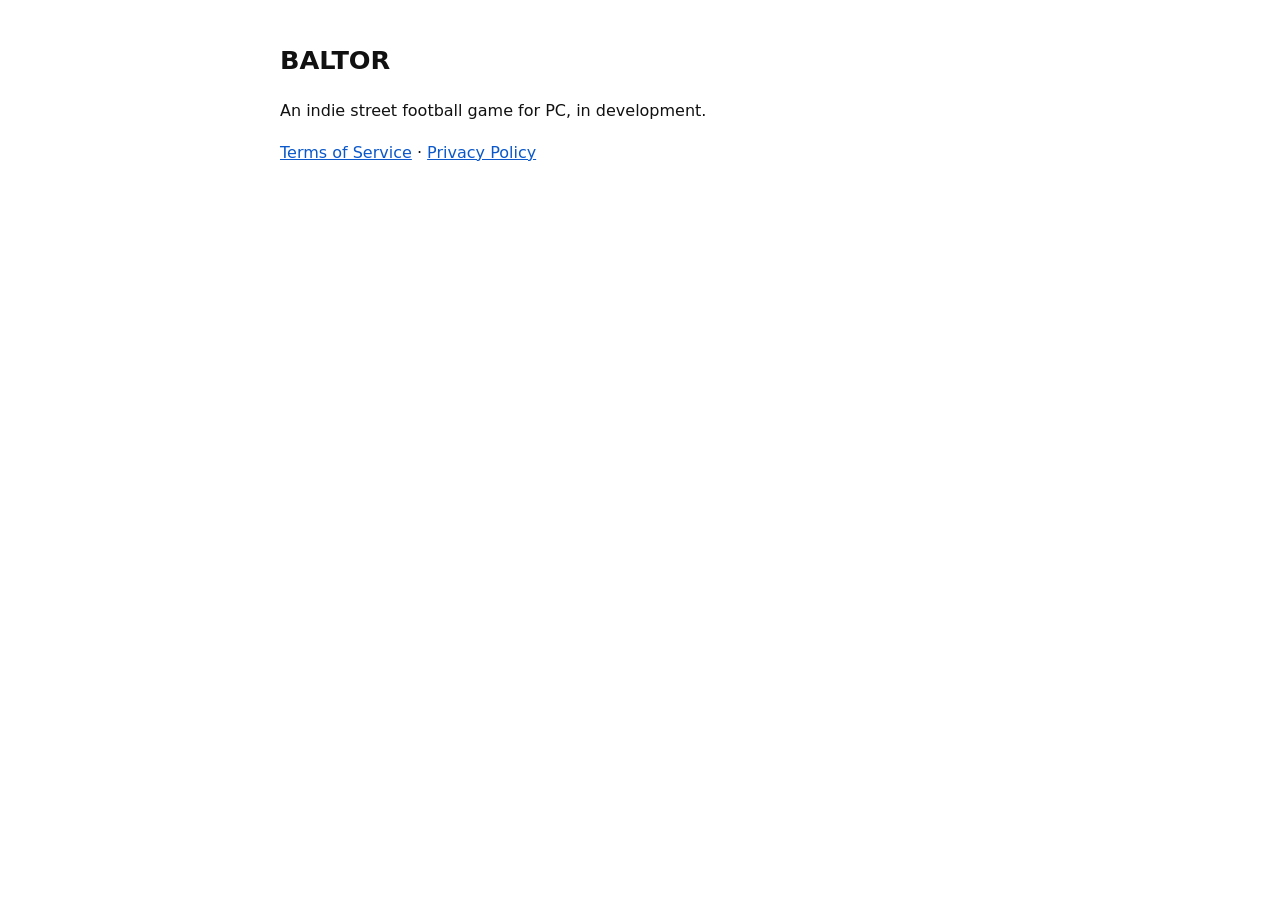
<file: index.html>
<!doctype html><html lang="en"><head><meta charset="utf-8"><meta name="viewport" content="width=device-width,initial-scale=1"><title>BALTOR</title><link rel="stylesheet" href="style.css"></head><body>
<h1>BALTOR</h1><p>An indie street football game for PC, in development.</p>
<p><a href="terms.html">Terms of Service</a> · <a href="privacy.html">Privacy Policy</a></p></body></html>
</file>
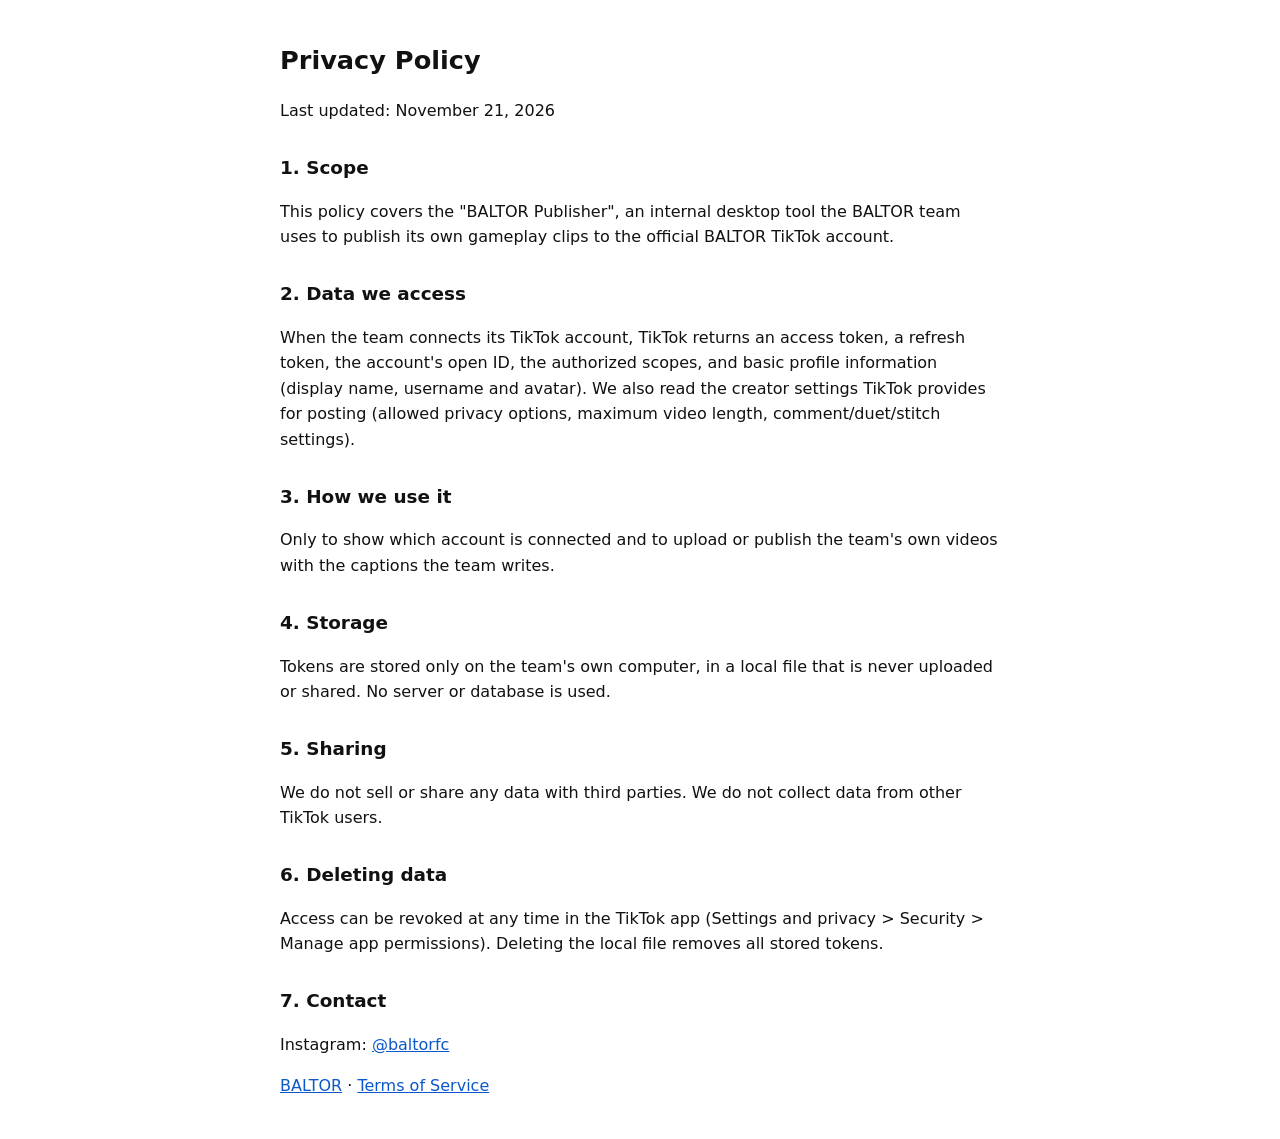
<file: privacy.html>
<!doctype html><html lang="en"><head><meta charset="utf-8"><meta name="viewport" content="width=device-width,initial-scale=1"><title>BALTOR Privacy Policy</title><link rel="stylesheet" href="style.css"></head><body>
<h1>Privacy Policy</h1><p>Last updated: November 21, 2026</p>
<h2>1. Scope</h2><p>This policy covers the "BALTOR Publisher", an internal desktop tool the BALTOR team uses to publish its own gameplay clips to the official BALTOR TikTok account.</p>
<h2>2. Data we access</h2><p>When the team connects its TikTok account, TikTok returns an access token, a refresh token, the account's open ID, the authorized scopes, and basic profile information (display name, username and avatar). We also read the creator settings TikTok provides for posting (allowed privacy options, maximum video length, comment/duet/stitch settings).</p>
<h2>3. How we use it</h2><p>Only to show which account is connected and to upload or publish the team's own videos with the captions the team writes.</p>
<h2>4. Storage</h2><p>Tokens are stored only on the team's own computer, in a local file that is never uploaded or shared. No server or database is used.</p>
<h2>5. Sharing</h2><p>We do not sell or share any data with third parties. We do not collect data from other TikTok users.</p>
<h2>6. Deleting data</h2><p>Access can be revoked at any time in the TikTok app (Settings and privacy &gt; Security &gt; Manage app permissions). Deleting the local file removes all stored tokens.</p>
<h2>7. Contact</h2><p>Instagram: <a href="https://www.instagram.com/baltorfc/">@baltorfc</a></p>
<p><a href="index.html">BALTOR</a> · <a href="terms.html">Terms of Service</a></p></body></html>
</file>
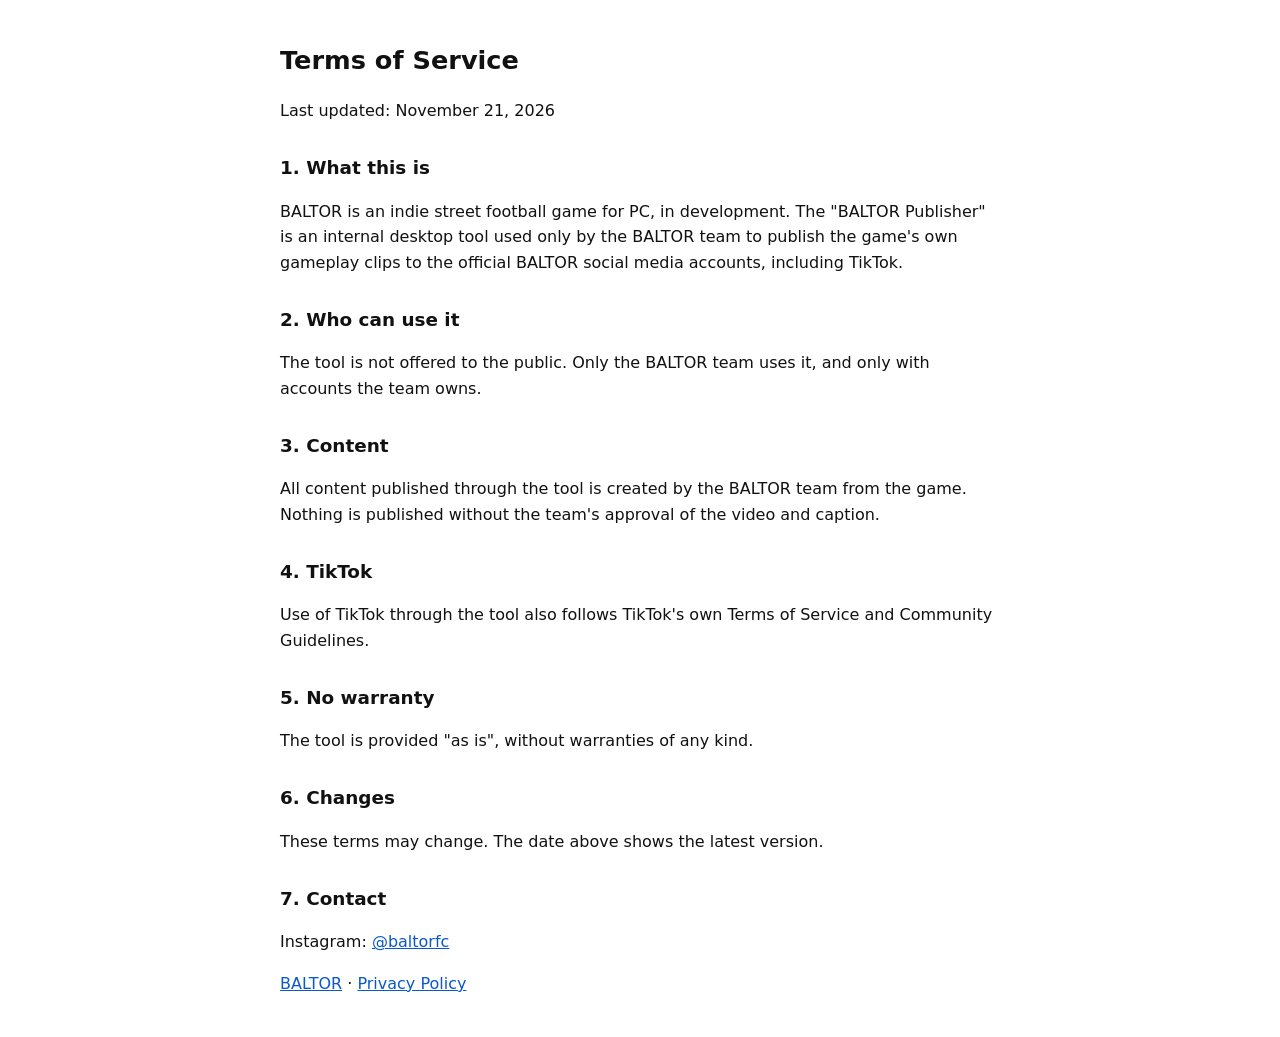
<file: terms.html>
<!doctype html><html lang="en"><head><meta charset="utf-8"><meta name="viewport" content="width=device-width,initial-scale=1"><title>BALTOR Terms of Service</title><link rel="stylesheet" href="style.css"></head><body>
<h1>Terms of Service</h1><p>Last updated: November 21, 2026</p>
<h2>1. What this is</h2><p>BALTOR is an indie street football game for PC, in development. The "BALTOR Publisher" is an internal desktop tool used only by the BALTOR team to publish the game's own gameplay clips to the official BALTOR social media accounts, including TikTok.</p>
<h2>2. Who can use it</h2><p>The tool is not offered to the public. Only the BALTOR team uses it, and only with accounts the team owns.</p>
<h2>3. Content</h2><p>All content published through the tool is created by the BALTOR team from the game. Nothing is published without the team's approval of the video and caption.</p>
<h2>4. TikTok</h2><p>Use of TikTok through the tool also follows TikTok's own Terms of Service and Community Guidelines.</p>
<h2>5. No warranty</h2><p>The tool is provided "as is", without warranties of any kind.</p>
<h2>6. Changes</h2><p>These terms may change. The date above shows the latest version.</p>
<h2>7. Contact</h2><p>Instagram: <a href="https://www.instagram.com/baltorfc/">@baltorfc</a></p>
<p><a href="index.html">BALTOR</a> · <a href="privacy.html">Privacy Policy</a></p></body></html>
</file>
<file: style.css>
body{font-family:system-ui,sans-serif;max-width:720px;margin:40px auto;padding:0 16px;line-height:1.6;color:#111;background:#fff}h1{font-size:1.6rem}h2{font-size:1.15rem;margin-top:1.6em}a{color:#0a58ca}
</file>
